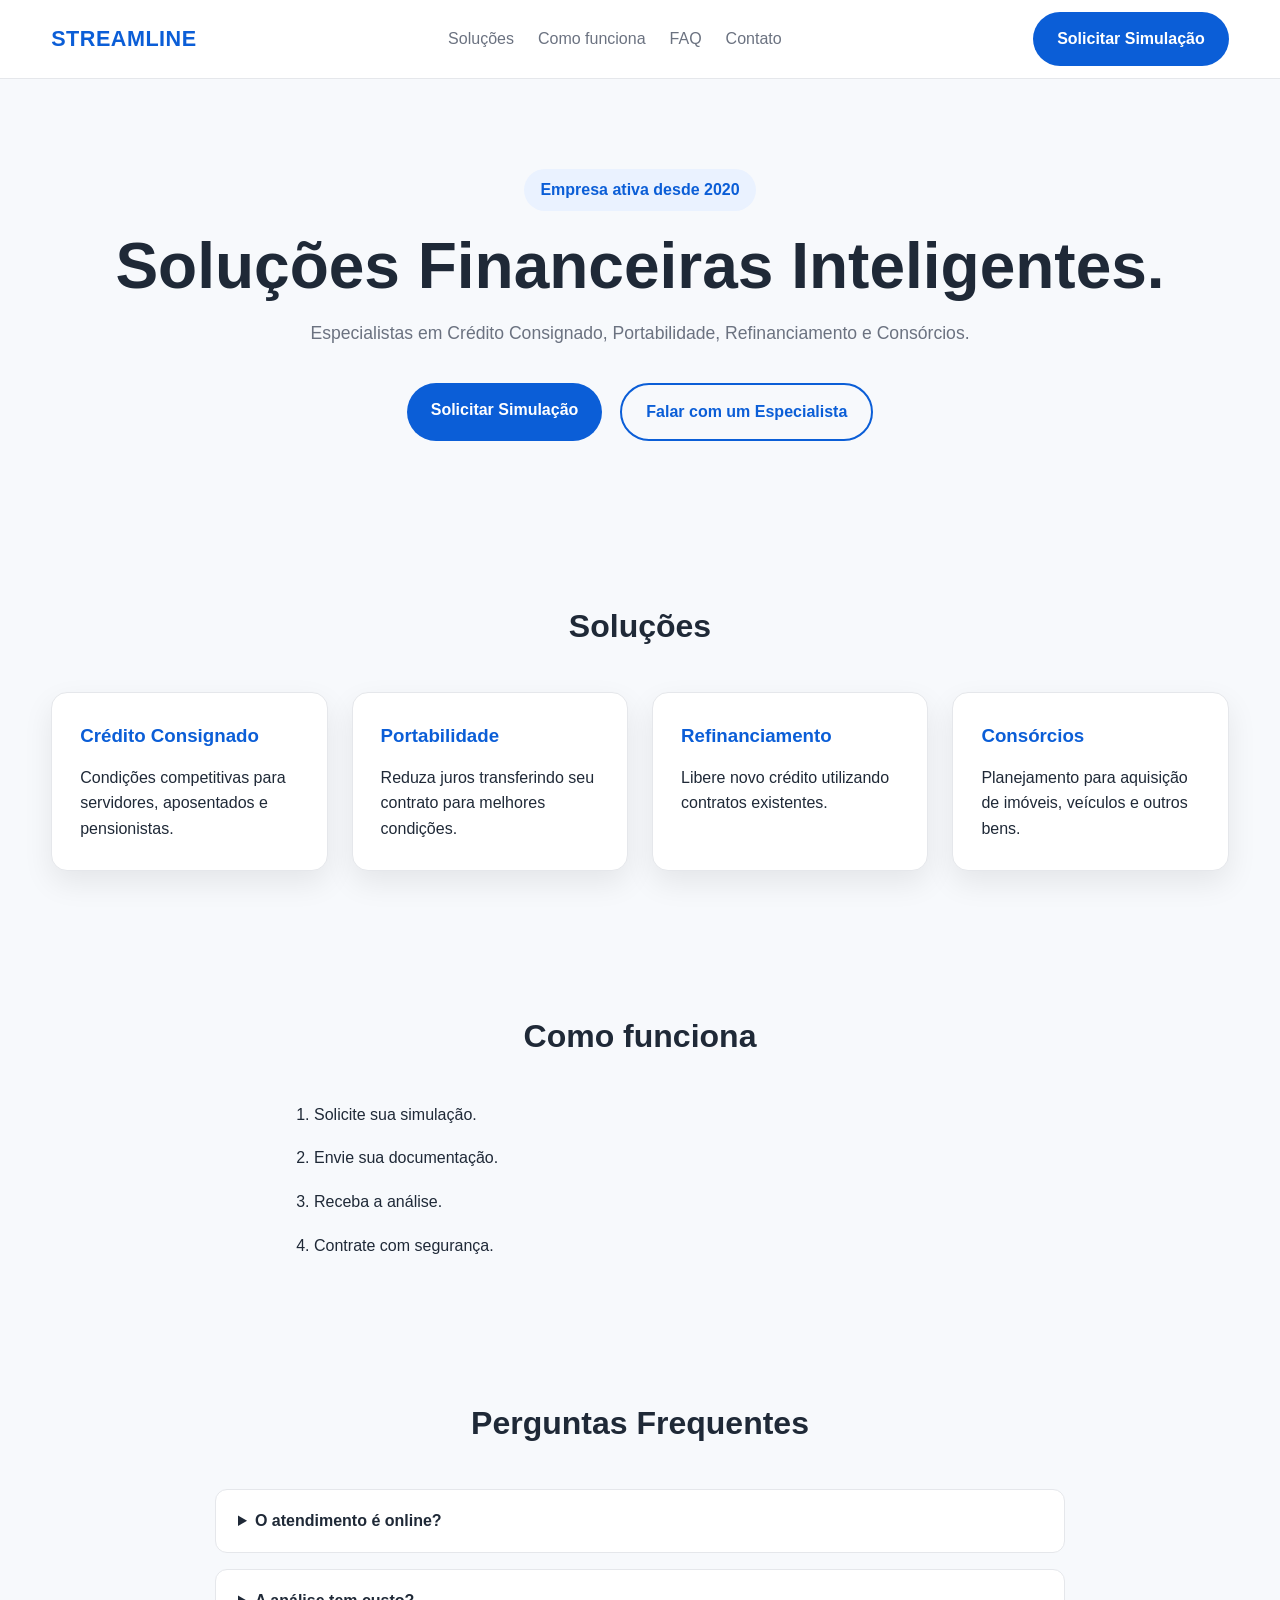
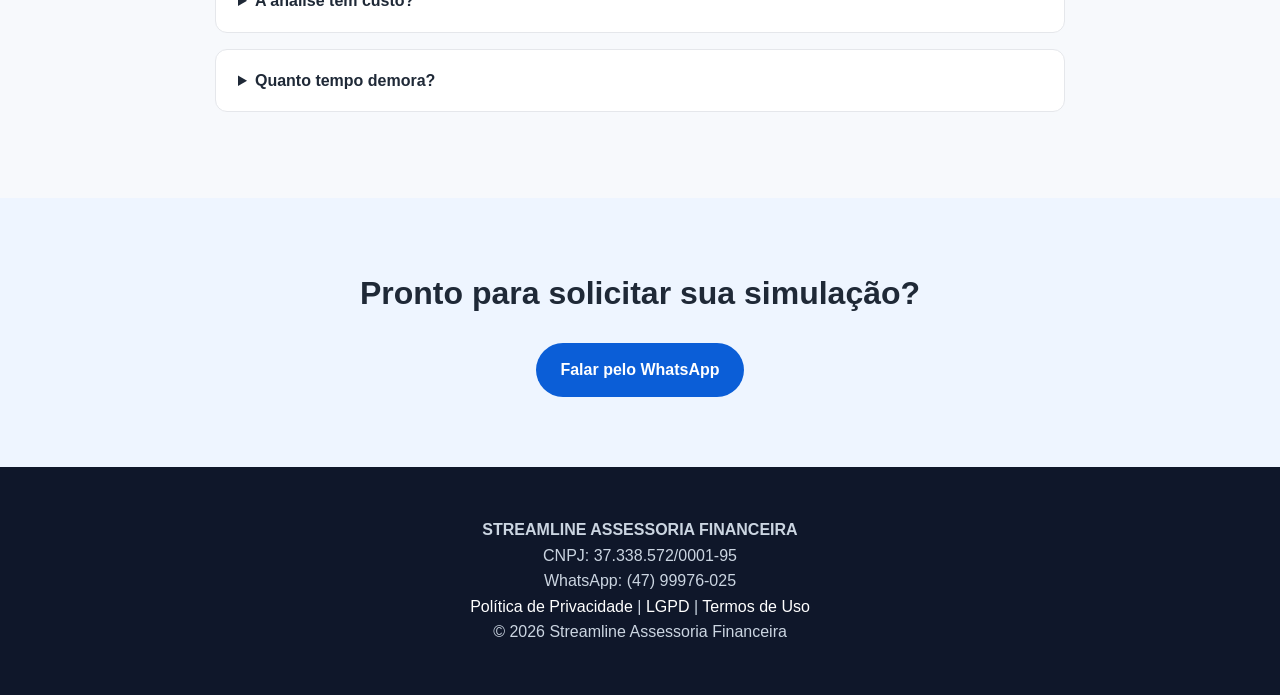
<file: index.html>
<!DOCTYPE html>
<html lang="pt-BR">
<head>
<meta charset="utf-8">
<meta name="viewport" content="width=device-width, initial-scale=1">
<title>Streamline Assessoria Financeira</title>
<meta name="description" content="Crédito Consignado, Portabilidade, Refinanciamento e Consórcios. Atendimento especializado e 100% digital.">
<meta property="og:title" content="Streamline Assessoria Financeira">
<meta property="og:description" content="Solicite sua simulação pelo WhatsApp.">
<link rel="stylesheet" href="style.css">
</head>
<body>

<header class="header">
  <div class="container">
    <a class="logo" href="#">STREAMLINE</a>

    <nav>
      <a href="#solucoes">Soluções</a>
      <a href="#como-funciona">Como funciona</a>
      <a href="#faq">FAQ</a>
      <a href="#contato">Contato</a>
    </nav>

    <a class="btn" target="_blank"
      href="https://wa.me/554799976025?text=Olá!%20Gostaria%20de%20uma%20simulação.">
      Solicitar Simulação
    </a>
  </div>
</header>

<main>

<section class="hero">
<div class="container">

<p class="tag">Empresa ativa desde 2020</p>

<h1>Soluções Financeiras Inteligentes.</h1>

<p class="subtitle">
Especialistas em Crédito Consignado, Portabilidade,
Refinanciamento e Consórcios.
</p>

<div class="hero-buttons">
<a class="btn" target="_blank"
href="https://wa.me/554799976025?text=Olá!%20Gostaria%20de%20uma%20simulação.">
Solicitar Simulação
</a>

<a class="btn-outline" target="_blank"
href="https://wa.me/554799976025">
Falar com um Especialista
</a>
</div>

</div>
</section>

<section id="solucoes">
<div class="container">

<h2>Soluções</h2>

<div class="grid">

<article class="card">
<h3>Crédito Consignado</h3>
<p>Condições competitivas para servidores, aposentados e pensionistas.</p>
</article>

<article class="card">
<h3>Portabilidade</h3>
<p>Reduza juros transferindo seu contrato para melhores condições.</p>
</article>

<article class="card">
<h3>Refinanciamento</h3>
<p>Libere novo crédito utilizando contratos existentes.</p>
</article>

<article class="card">
<h3>Consórcios</h3>
<p>Planejamento para aquisição de imóveis, veículos e outros bens.</p>
</article>

</div>

</div>
</section>

<section id="como-funciona">
<div class="container">
<h2>Como funciona</h2>

<ol>
<li>Solicite sua simulação.</li>
<li>Envie sua documentação.</li>
<li>Receba a análise.</li>
<li>Contrate com segurança.</li>
</ol>

</div>
</section>

<section id="faq">
<div class="container">
<h2>Perguntas Frequentes</h2>

<details>
<summary>O atendimento é online?</summary>
<p>Sim. Todo o processo pode ser realizado de forma digital.</p>
</details>

<details>
<summary>A análise tem custo?</summary>
<p>Não. A simulação é gratuita.</p>
</details>

<details>
<summary>Quanto tempo demora?</summary>
<p>O prazo varia conforme a instituição financeira e a documentação.</p>
</details>

</div>
</section>

<section class="cta">
<div class="container">
<h2>Pronto para solicitar sua simulação?</h2>

<a class="btn" target="_blank"
href="https://wa.me/554799976025?text=Olá!%20Gostaria%20de%20uma%20simulação.">
Falar pelo WhatsApp
</a>
</div>
</section>

</main>

<footer id="contato">
<div class="container">
<strong>STREAMLINE ASSESSORIA FINANCEIRA</strong>
<p>CNPJ: 37.338.572/0001-95</p>
<p>WhatsApp: (47) 99976-025</p>

<p>
<a href="politica-de-privacidade.html">Política de Privacidade</a> |
<a href="lgpd.html">LGPD</a> |
<a href="termos-de-uso.html">Termos de Uso</a>
</p>

<p>© 2026 Streamline Assessoria Financeira</p>
</div>
</footer>

<script src="app.js"></script>

</body>
</html>
</file>
<file: style.css>
:root{
  --primary:#0b5ed7;
  --primary-dark:#084298;
  --text:#1f2937;
  --muted:#6b7280;
  --bg:#f7f9fc;
  --white:#ffffff;
  --border:#e5e7eb;
  --radius:16px;
  --shadow:0 12px 30px rgba(0,0,0,.08);
  --container:1180px;
}

*{margin:0;padding:0;box-sizing:border-box}
html{scroll-behavior:smooth}
body{
  font-family:Inter,Arial,sans-serif;
  color:var(--text);
  background:var(--bg);
  line-height:1.6;
}
a{text-decoration:none;color:inherit}
.container{width:min(92%,var(--container));margin:auto}

.header{
  position:sticky;
  top:0;
  background:rgba(255,255,255,.95);
  backdrop-filter:blur(12px);
  border-bottom:1px solid var(--border);
  z-index:1000;
}
.header .container{
  display:flex;
  justify-content:space-between;
  align-items:center;
  min-height:78px;
  gap:20px;
}
.logo{
  font-size:1.35rem;
  font-weight:800;
  color:var(--primary);
  letter-spacing:.5px;
}
nav{
  display:flex;
  gap:24px;
}
nav a{
  color:var(--muted);
  transition:.25s;
}
nav a:hover{color:var(--primary)}

.btn,
.btn-outline{
  padding:14px 24px;
  border-radius:999px;
  font-weight:700;
  transition:.25s;
  display:inline-block;
}
.btn{
  background:var(--primary);
  color:#fff;
}
.btn:hover{
  background:var(--primary-dark);
  transform:translateY(-2px);
}
.btn-outline{
  border:2px solid var(--primary);
  color:var(--primary);
}
.btn-outline:hover{
  background:var(--primary);
  color:#fff;
}

.hero{
  padding:90px 0;
  text-align:center;
}
.tag{
  display:inline-block;
  background:#eaf2ff;
  color:var(--primary);
  padding:8px 16px;
  border-radius:999px;
  font-weight:700;
  margin-bottom:20px;
}
.hero h1{
  font-size:clamp(2.2rem,5vw,4rem);
  line-height:1.1;
  margin-bottom:18px;
}
.subtitle{
  max-width:700px;
  margin:0 auto 36px;
  color:var(--muted);
  font-size:1.1rem;
}
.hero-buttons{
  display:flex;
  justify-content:center;
  gap:18px;
  flex-wrap:wrap;
}

section{
  padding:70px 0;
}
h2{
  text-align:center;
  margin-bottom:40px;
  font-size:2rem;
}

.grid{
  display:grid;
  grid-template-columns:repeat(auto-fit,minmax(250px,1fr));
  gap:24px;
}

.card{
  background:#fff;
  padding:28px;
  border-radius:var(--radius);
  box-shadow:var(--shadow);
  border:1px solid var(--border);
  transition:.25s;
}
.card:hover{
  transform:translateY(-6px);
}
.card h3{
  margin-bottom:14px;
  color:var(--primary);
}

ol{
  max-width:700px;
  margin:auto;
  display:grid;
  gap:18px;
  padding-left:24px;
}

details{
  max-width:850px;
  margin:16px auto;
  background:#fff;
  border:1px solid var(--border);
  border-radius:12px;
  padding:18px 22px;
}
summary{
  cursor:pointer;
  font-weight:700;
}

.cta{
  text-align:center;
  background:#eef5ff;
}
.cta h2{
  margin-bottom:24px;
}

footer{
  background:#0f172a;
  color:#cbd5e1;
  padding:50px 0;
  text-align:center;
}
footer a{
  color:#fff;
}

@media (max-width:900px){
  .header .container{
    flex-direction:column;
    padding:18px 0;
  }
  nav{
    flex-wrap:wrap;
    justify-content:center;
  }
}

@media (max-width:640px){
  .hero{
    padding:60px 0;
  }
  .hero h1{
    font-size:2.3rem;
  }
  .hero-buttons{
    flex-direction:column;
    align-items:center;
  }
  .btn,
  .btn-outline{
    width:100%;
    max-width:340px;
    text-align:center;
  }
}
</file>
